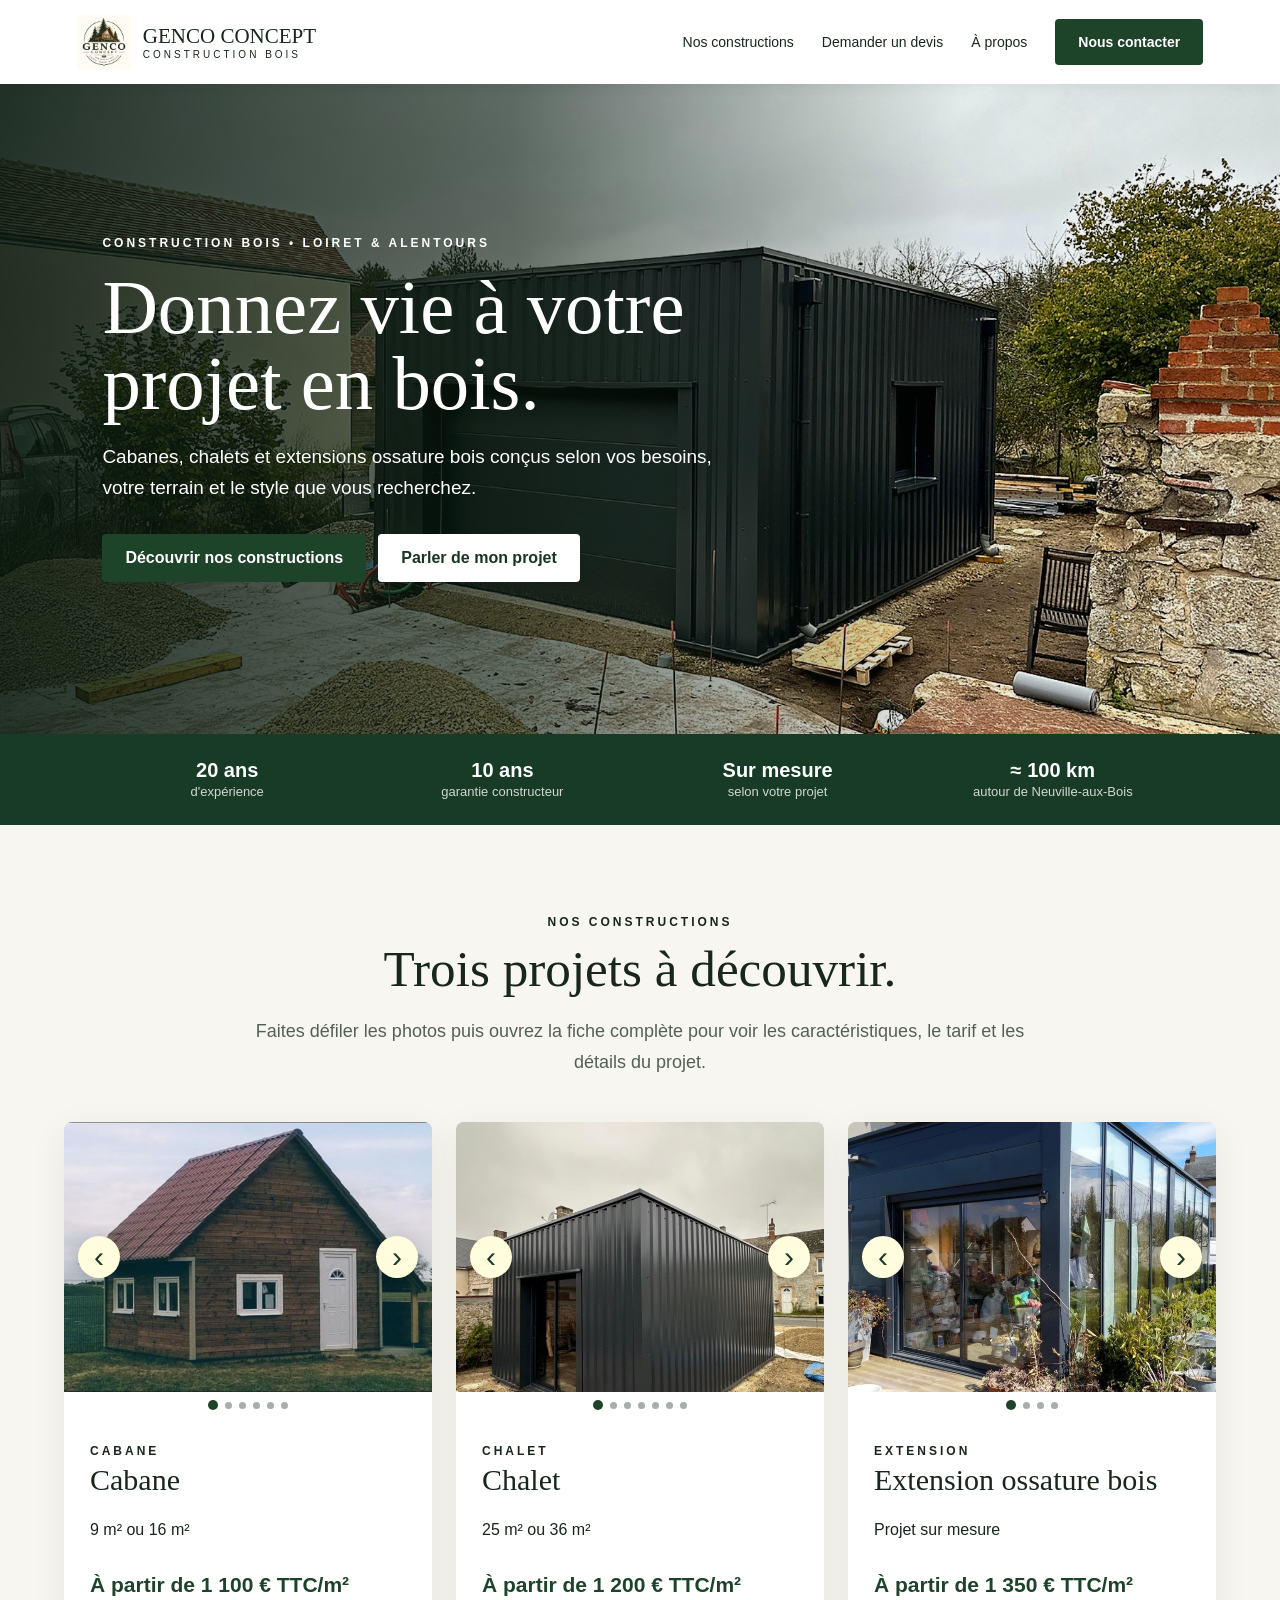
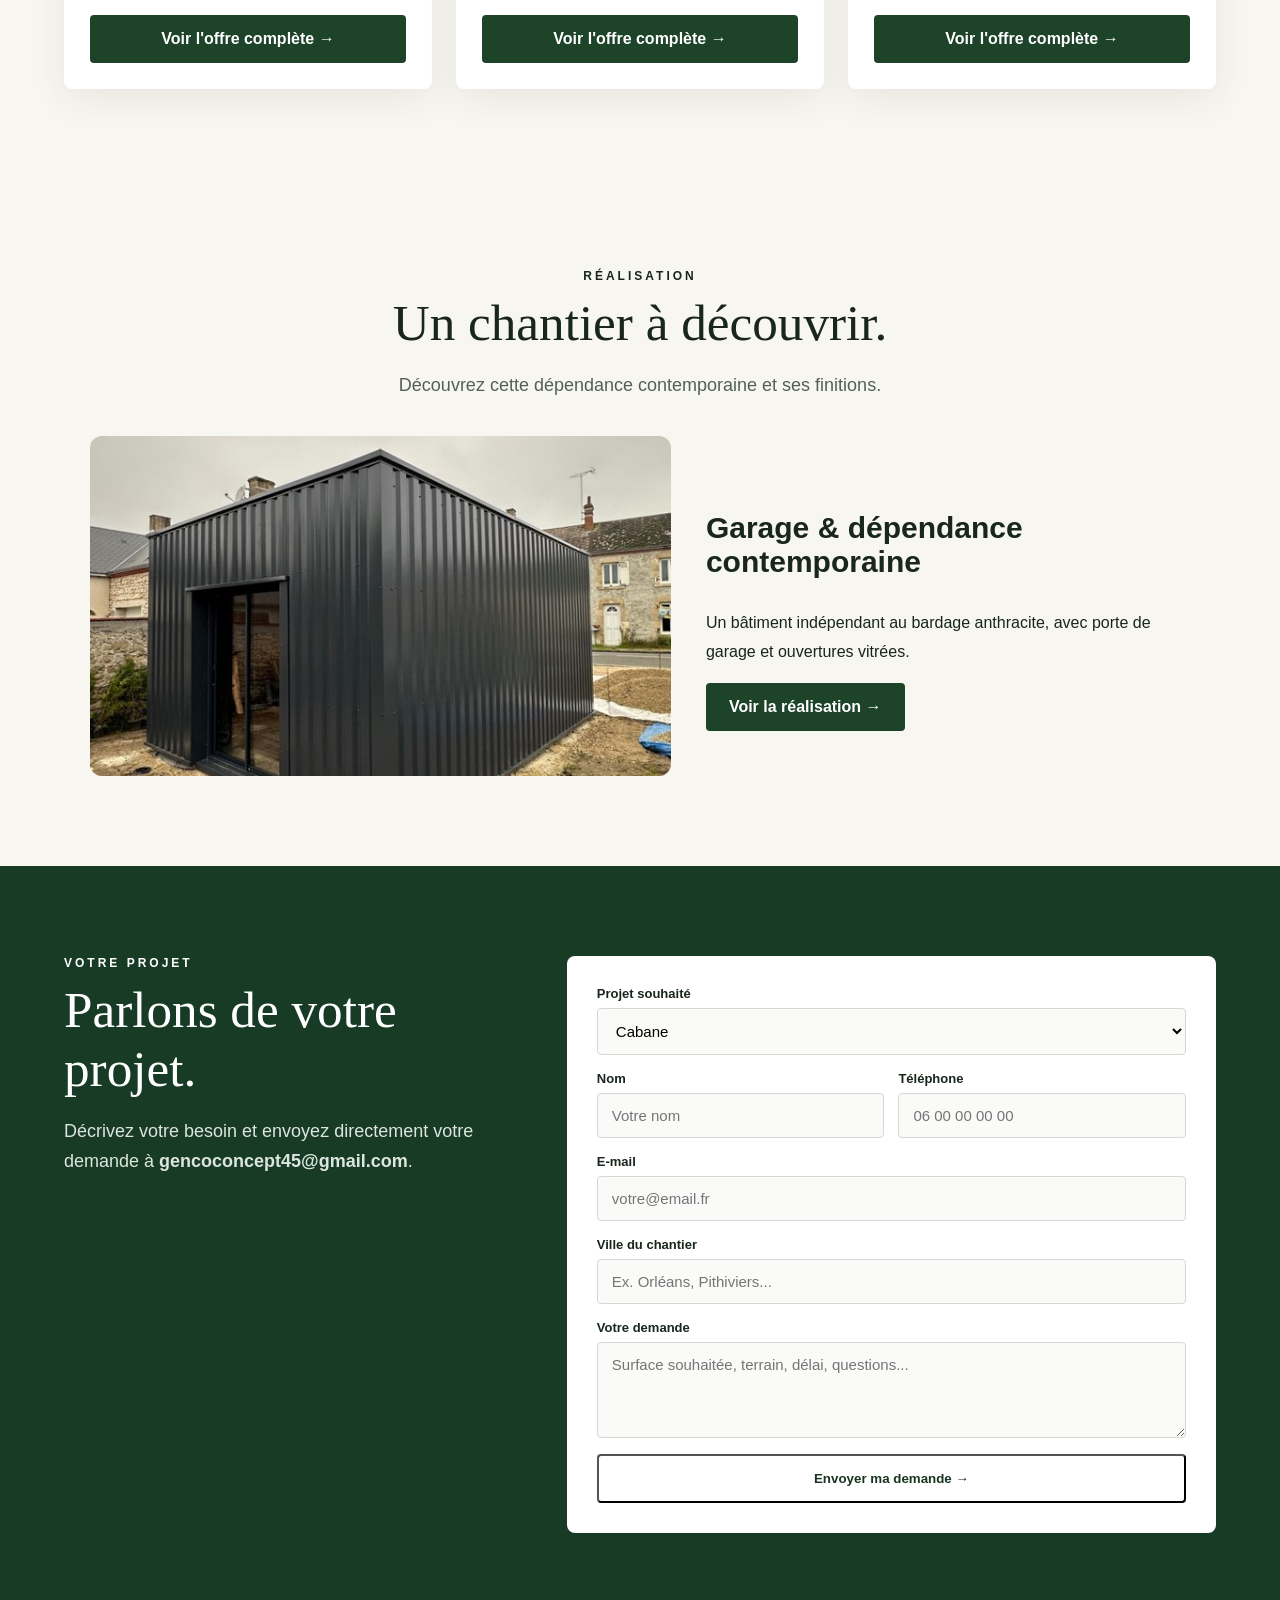
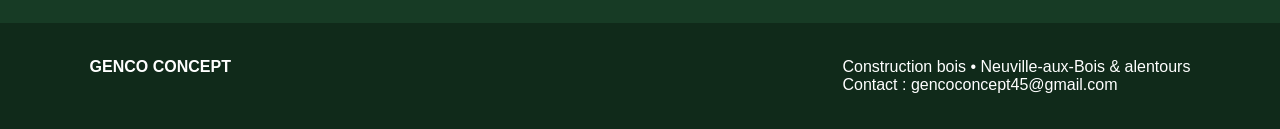
<file: index.html>
<!doctype html><html lang="fr"><head><meta charset="utf-8"><meta name="viewport" content="width=device-width,initial-scale=1"><title>Genco Concept | Cabane, chalet & extension bois près d’Orléans</title><meta name="description" content="Genco Concept, construction bois à Neuville-aux-Bois : cabanes, chalets et extensions ossature bois autour d’Orléans et dans le Loiret."><meta name="robots" content="index,follow"><link rel="stylesheet" href="style.css"></head><body>
<header class="nav"><a class="brand" href="index.html"><img src="assets/logo.png"><span>GENCO CONCEPT<small>CONSTRUCTION BOIS</small></span></a><nav class="navlinks"><a href="#gammes">Nos constructions</a><a href="#devis">Demander un devis</a><a href="#apropos">À propos</a><a class="cta" href="#devis">Nous contacter</a></nav></header>
<section class="hero"><div><div class="eyebrow">Construction bois • Loiret & alentours</div><h1>Donnez vie à votre projet en bois.</h1><p>Cabanes, chalets et extensions ossature bois conçus selon vos besoins, votre terrain et le style que vous recherchez.</p><div class="hero-actions"><a class="btn" href="#gammes">Découvrir nos constructions</a><a class="btn light" href="#devis">Parler de mon projet</a></div></div></section>
<div class="trust"><div><b>20 ans</b><span>d'expérience</span></div><div><b>10 ans</b><span>garantie constructeur</span></div><div><b>Sur mesure</b><span>selon votre projet</span></div><div><b>≈ 100 km</b><span>autour de Neuville-aux-Bois</span></div></div>
<section class="section" id="gammes"><div class="center"><div class="eyebrow">Nos constructions</div><h2 class="title">Trois projets à découvrir.</h2><p class="lead">Faites défiler les photos puis ouvrez la fiche complète pour voir les caractéristiques, le tarif et les détails du projet.</p></div><div class="cards">
<article class="card"><div class="carousel compact" data-carousel><div class="carousel-stage"><img class="slide active" src="assets/cabane/cabane-03.jpg" alt="Photographie de réalisation Genco Concept, vue 1" loading="lazy"><img class="slide " src="assets/cabane/cabane-01.jpg" alt="Photographie de réalisation Genco Concept, vue 2" loading="lazy"><img class="slide " src="assets/cabane/cabane-07.jpg" alt="Photographie de réalisation Genco Concept, vue 3" loading="lazy"><img class="slide " src="assets/cabane/cabane-08.jpg" alt="Photographie de réalisation Genco Concept, vue 4" loading="lazy"><img class="slide " src="assets/cabane/cabane-05.jpg" alt="Photographie de réalisation Genco Concept, vue 5" loading="lazy"><img class="slide " src="assets/cabane/cabane-06.jpg" alt="Photographie de réalisation Genco Concept, vue 6" loading="lazy"><button class="carousel-nav carousel-prev" type="button" aria-label="Précédente">‹</button><button class="carousel-nav carousel-next" type="button" aria-label="Suivante">›</button></div><div class="carousel-dots"><button class="carousel-dot active" type="button" aria-label="Photo 1"></button><button class="carousel-dot " type="button" aria-label="Photo 2"></button><button class="carousel-dot " type="button" aria-label="Photo 3"></button><button class="carousel-dot " type="button" aria-label="Photo 4"></button><button class="carousel-dot " type="button" aria-label="Photo 5"></button><button class="carousel-dot " type="button" aria-label="Photo 6"></button></div></div><div class="card-body"><div class="eyebrow">Cabane</div><h3>Cabane</h3><p>9 m² ou 16 m²</p><div class="price">À partir de 1 100 € TTC/m²</div><a class="btn" href="cabane.html">Voir l'offre complète →</a></div></article>
<article class="card"><div class="carousel compact" data-carousel><div class="carousel-stage"><img class="slide active" src="assets/dependance/dependance-01.jpg" alt="Chalet Genco Concept — vue 1" loading="lazy"><img class="slide " src="assets/dependance/dependance-02.jpg" alt="Chalet Genco Concept — vue 2" loading="lazy"><img class="slide " src="assets/dependance/dependance-03.jpg" alt="Chalet Genco Concept — vue 3" loading="lazy"><img class="slide " src="assets/dependance/dependance-04.jpg" alt="Chalet Genco Concept — vue 4" loading="lazy"><img class="slide " src="assets/dependance/dependance-05.jpg" alt="Chalet Genco Concept — vue 5" loading="lazy"><img class="slide " src="assets/dependance/dependance-06.jpg" alt="Chalet Genco Concept — vue 6" loading="lazy"><img class="slide " src="assets/dependance/dependance-07.jpg" alt="Chalet Genco Concept — vue 7" loading="lazy"><button class="carousel-nav carousel-prev" type="button" aria-label="Précédente">‹</button><button class="carousel-nav carousel-next" type="button" aria-label="Suivante">›</button></div><div class="carousel-dots"><button class="carousel-dot active" type="button" aria-label="Photo 1"></button><button class="carousel-dot " type="button" aria-label="Photo 2"></button><button class="carousel-dot " type="button" aria-label="Photo 3"></button><button class="carousel-dot " type="button" aria-label="Photo 4"></button><button class="carousel-dot " type="button" aria-label="Photo 5"></button><button class="carousel-dot " type="button" aria-label="Photo 6"></button><button class="carousel-dot " type="button" aria-label="Photo 7"></button></div></div><div class="card-body"><div class="eyebrow">Chalet</div><h3>Chalet</h3><p>25 m² ou 36 m²</p><div class="price">À partir de 1 200 € TTC/m²</div><a class="btn" href="chalet.html">Voir l'offre complète →</a></div></article>
<article class="card"><div class="carousel compact" data-carousel><div class="carousel-stage"><img class="slide active" src="assets/extension/extension-01.jpg" alt="Photographie de réalisation Genco Concept, vue 1" loading="lazy"><img class="slide " src="assets/extension/extension-02.jpg" alt="Photographie de réalisation Genco Concept, vue 2" loading="lazy"><img class="slide " src="assets/extension/extension-03.jpg" alt="Photographie de réalisation Genco Concept, vue 3" loading="lazy"><img class="slide " src="assets/extension/extension-04.jpg" alt="Photographie de réalisation Genco Concept, vue 4" loading="lazy"><button class="carousel-nav carousel-prev" type="button" aria-label="Précédente">‹</button><button class="carousel-nav carousel-next" type="button" aria-label="Suivante">›</button></div><div class="carousel-dots"><button class="carousel-dot active" type="button" aria-label="Photo 1"></button><button class="carousel-dot " type="button" aria-label="Photo 2"></button><button class="carousel-dot " type="button" aria-label="Photo 3"></button><button class="carousel-dot " type="button" aria-label="Photo 4"></button></div></div><div class="card-body"><div class="eyebrow">Extension</div><h3>Extension ossature bois</h3><p>Projet sur mesure</p><div class="price">À partir de 1 350 € TTC/m²</div><a class="btn" href="extension.html">Voir l'offre complète →</a></div></article>
</div></section>
<section class="section"><div class="center"><div class="eyebrow">Réalisation</div><h2 class="title">Un chantier à découvrir.</h2><p class="lead">Découvrez cette dépendance contemporaine et ses finitions.</p></div><div class="realisation-feature"><img src="assets/dependance/dependance-01.jpg" alt="Garage et dépendance contemporaine Genco Concept"><div><h3>Garage & dépendance contemporaine</h3><p>Un bâtiment indépendant au bardage anthracite, avec porte de garage et ouvertures vitrées.</p><a class="btn" href="projet-01.html">Voir la réalisation →</a></div></div></section><section class="quote" id="devis"><div class="section quoteGrid"><div><div class="eyebrow">Votre projet</div><h2 class="title">Parlons de votre projet.</h2><p class="lead">Décrivez votre besoin et envoyez directement votre demande à <strong>gencoconcept45@gmail.com</strong>.</p></div><form id="quoteForm" action="https://formsubmit.co/gencoconcept45@gmail.com" method="POST"><input type="hidden" name="_subject" value="Nouvelle demande de devis — Genco Concept"><input type="hidden" name="_template" value="table"><input type="hidden" name="_captcha" value="false"><label>Projet souhaité<select name="projet"><option>Cabane</option><option>Chalet</option><option>Extension ossature bois</option><option>Autre projet</option></select></label><div class="twocol"><label>Nom<input name="nom" required placeholder="Votre nom"></label><label>Téléphone<input name="tel" required placeholder="06 00 00 00 00"></label></div><label>E-mail<input name="email" type="email" required placeholder="votre@email.fr"></label><label>Ville du chantier<input name="ville" placeholder="Ex. Orléans, Pithiviers..."></label><label>Votre demande<textarea name="message" rows="4" placeholder="Surface souhaitée, terrain, délai, questions..."></textarea></label><button class="btn light" type="submit">Envoyer ma demande →</button></form></div></section>
<footer class="footer" id="apropos"><b>GENCO CONCEPT</b><span>Construction bois • Neuville-aux-Bois & alentours<br>Contact : <a href="mailto:gencoconcept45@gmail.com">gencoconcept45@gmail.com</a></span></footer><script src="script.js"></script></body></html>
</file>
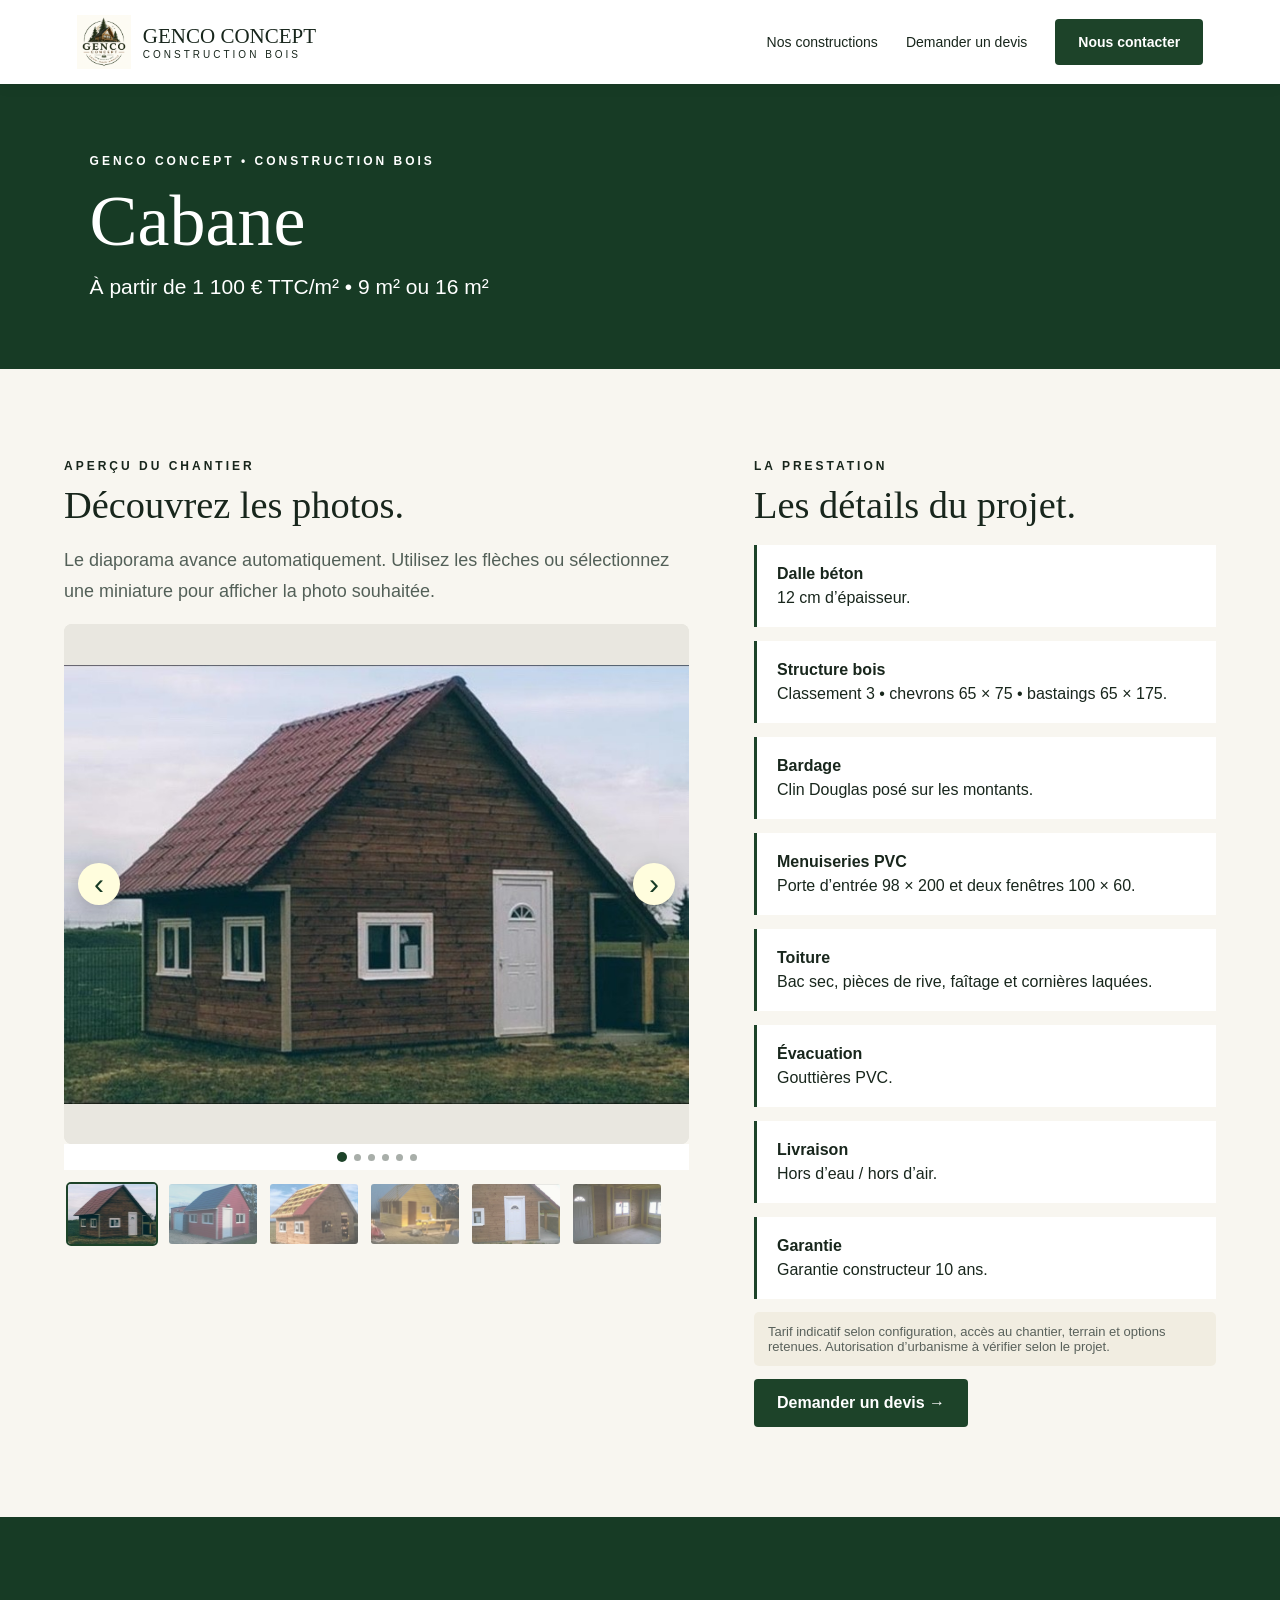
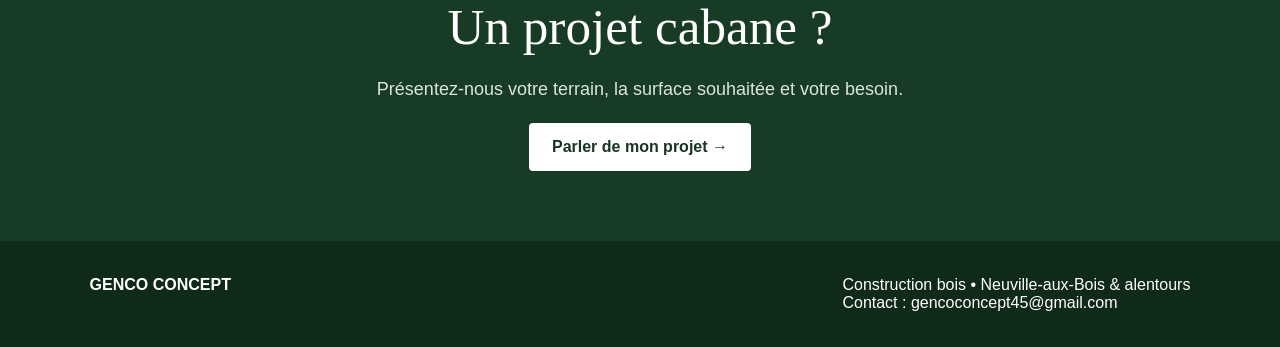
<file: cabane.html>
<!doctype html><html lang="fr"><head><meta charset="utf-8"><meta name="viewport" content="width=device-width,initial-scale=1"><title>Cabane bois Neuville-aux-Bois & Orléans | Genco Concept</title><meta name="description" content="Genco Concept réalise des cabanes en bois autour de Neuville-aux-Bois, Orléans et dans le Loiret. Modèles 9 m² et 16 m², construction hors d’eau / hors d’air."><meta name="robots" content="index,follow"><meta property="og:title" content="Cabane bois — Genco Concept"><meta property="og:description" content="Construction de cabanes en bois autour de Neuville-aux-Bois, Orléans et dans le Loiret."><link rel="stylesheet" href="style.css"></head><body><header class="nav"><a class="brand" href="index.html"><img src="assets/logo.png"><span>GENCO CONCEPT<small>CONSTRUCTION BOIS</small></span></a><nav class="navlinks"><a href="index.html#gammes">Nos constructions</a><a href="index.html#devis">Demander un devis</a><a class="cta" href="index.html#devis">Nous contacter</a></nav></header>
<section class="offer-intro"><div><div class="eyebrow">Genco Concept • Construction bois</div><h1>Cabane</h1><p>À partir de 1 100 € TTC/m² • 9 m² ou 16 m²</p></div></section>
<section class="section offer-layout"><div><div class="eyebrow">Aperçu du chantier</div><h2 class="title small-title">Découvrez les photos.</h2><p class="lead">Le diaporama avance automatiquement. Utilisez les flèches ou sélectionnez une miniature pour afficher la photo souhaitée.</p><div class="carousel detail-carousel" data-carousel><div class="carousel-stage"><img class="slide active" src="assets/cabane/cabane-03.jpg" alt="Photographie de réalisation Genco Concept, vue 1" loading="lazy"><img class="slide " src="assets/cabane/cabane-01.jpg" alt="Photographie de réalisation Genco Concept, vue 2" loading="lazy"><img class="slide " src="assets/cabane/cabane-07.jpg" alt="Photographie de réalisation Genco Concept, vue 3" loading="lazy"><img class="slide " src="assets/cabane/cabane-08.jpg" alt="Photographie de réalisation Genco Concept, vue 4" loading="lazy"><img class="slide " src="assets/cabane/cabane-05.jpg" alt="Photographie de réalisation Genco Concept, vue 5" loading="lazy"><img class="slide " src="assets/cabane/cabane-06.jpg" alt="Photographie de réalisation Genco Concept, vue 6" loading="lazy"><button class="carousel-nav carousel-prev" type="button" aria-label="Précédente">‹</button><button class="carousel-nav carousel-next" type="button" aria-label="Suivante">›</button></div><div class="carousel-dots"><button class="carousel-dot active" type="button" aria-label="Photo 1"></button><button class="carousel-dot " type="button" aria-label="Photo 2"></button><button class="carousel-dot " type="button" aria-label="Photo 3"></button><button class="carousel-dot " type="button" aria-label="Photo 4"></button><button class="carousel-dot " type="button" aria-label="Photo 5"></button><button class="carousel-dot " type="button" aria-label="Photo 6"></button></div><div class="carousel-thumbs"><button class="carousel-thumb active" type="button" aria-label="Voir photo 1"><img src="assets/cabane/cabane-03.jpg" alt=""></button><button class="carousel-thumb " type="button" aria-label="Voir photo 2"><img src="assets/cabane/cabane-01.jpg" alt=""></button><button class="carousel-thumb " type="button" aria-label="Voir photo 3"><img src="assets/cabane/cabane-07.jpg" alt=""></button><button class="carousel-thumb " type="button" aria-label="Voir photo 4"><img src="assets/cabane/cabane-08.jpg" alt=""></button><button class="carousel-thumb " type="button" aria-label="Voir photo 5"><img src="assets/cabane/cabane-05.jpg" alt=""></button><button class="carousel-thumb " type="button" aria-label="Voir photo 6"><img src="assets/cabane/cabane-06.jpg" alt=""></button></div></div></div><div class="offer-summary"><div class="eyebrow">La prestation</div><h2 class="title small-title">Les détails du projet.</h2><div class="specgrid single"><div class="spec"><b>Dalle béton</b><span>12 cm d’épaisseur.</span></div><div class="spec"><b>Structure bois</b><span>Classement 3 • chevrons 65 × 75 • bastaings 65 × 175.</span></div><div class="spec"><b>Bardage</b><span>Clin Douglas posé sur les montants.</span></div><div class="spec"><b>Menuiseries PVC</b><span>Porte d’entrée 98 × 200 et deux fenêtres 100 × 60.</span></div><div class="spec"><b>Toiture</b><span>Bac sec, pièces de rive, faîtage et cornières laquées.</span></div><div class="spec"><b>Évacuation</b><span>Gouttières PVC.</span></div><div class="spec"><b>Livraison</b><span>Hors d’eau / hors d’air.</span></div><div class="spec"><b>Garantie</b><span>Garantie constructeur 10 ans.</span></div></div><p class="warning">Tarif indicatif selon configuration, accès au chantier, terrain et options retenues. Autorisation d’urbanisme à vérifier selon le projet.</p><a class="btn" href="index.html#devis">Demander un devis →</a></div></section>
<section class="band"><h2 class="title">Un projet cabane ?</h2><p class="lead">Présentez-nous votre terrain, la surface souhaitée et votre besoin.</p><a class="btn light" href="index.html#devis">Parler de mon projet →</a></section><footer class="footer"><b>GENCO CONCEPT</b><span>Construction bois • Neuville-aux-Bois & alentours<br>Contact : <a href="mailto:gencoconcept45@gmail.com">gencoconcept45@gmail.com</a></span></footer><script src="script.js"></script></body></html>
</file>
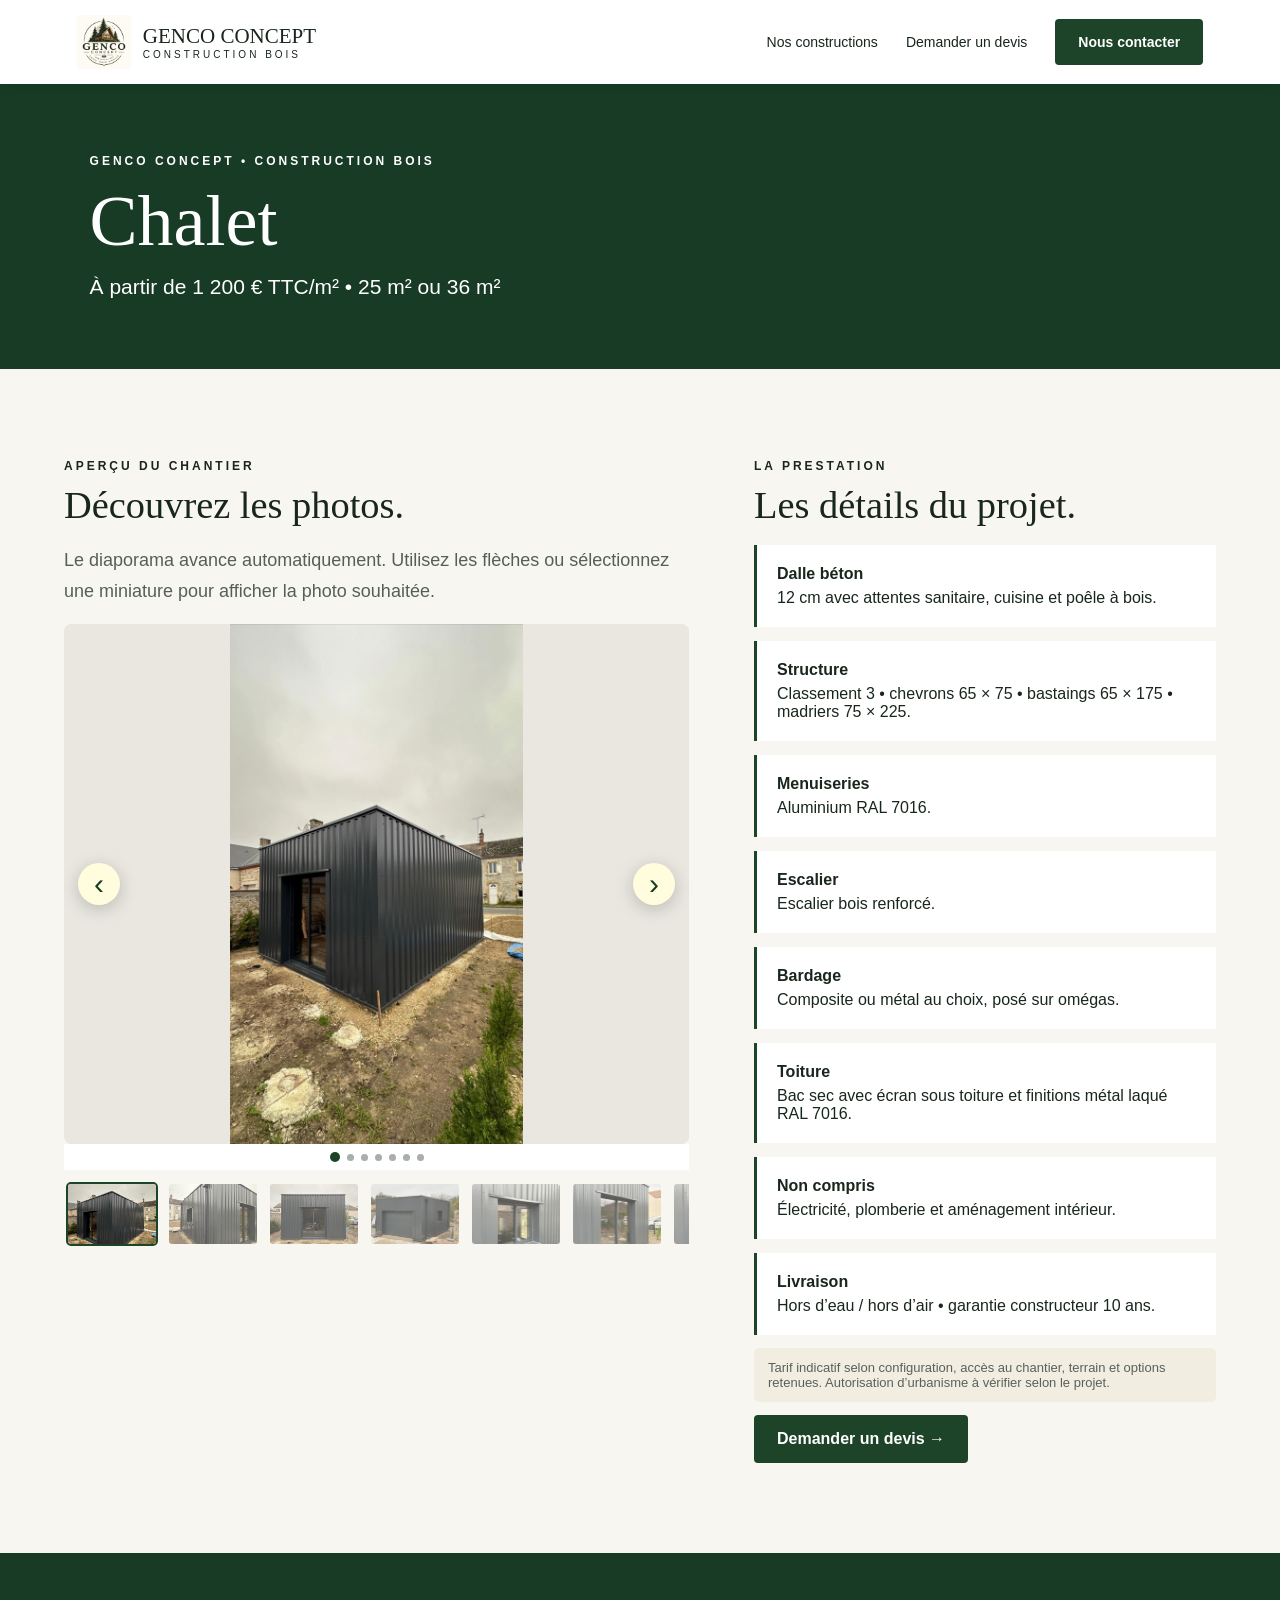
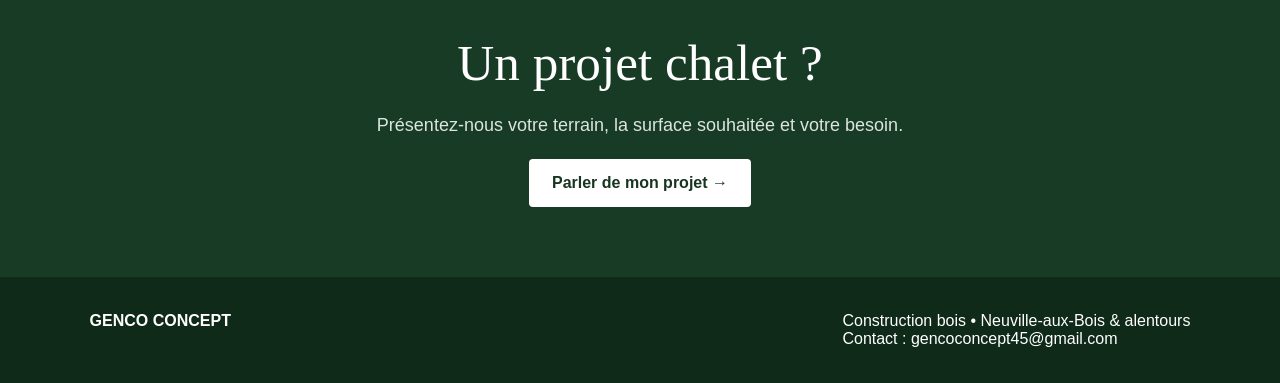
<file: chalet.html>
<!doctype html><html lang="fr"><head><meta charset="utf-8"><meta name="viewport" content="width=device-width,initial-scale=1"><title>Chalet — Genco Concept</title><link rel="stylesheet" href="style.css"></head><body><header class="nav"><a class="brand" href="index.html"><img src="assets/logo.png"><span>GENCO CONCEPT<small>CONSTRUCTION BOIS</small></span></a><nav class="navlinks"><a href="index.html#gammes">Nos constructions</a><a href="index.html#devis">Demander un devis</a><a class="cta" href="index.html#devis">Nous contacter</a></nav></header>
<section class="offer-intro"><div><div class="eyebrow">Genco Concept • Construction bois</div><h1>Chalet</h1><p>À partir de 1 200 € TTC/m² • 25 m² ou 36 m²</p></div></section>
<section class="section offer-layout"><div><div class="eyebrow">Aperçu du chantier</div><h2 class="title small-title">Découvrez les photos.</h2><p class="lead">Le diaporama avance automatiquement. Utilisez les flèches ou sélectionnez une miniature pour afficher la photo souhaitée.</p><div class="carousel detail-carousel" data-carousel><div class="carousel-stage"><img class="slide active" src="assets/dependance/dependance-01.jpg" alt="Chalet Genco Concept — vue 1" loading="lazy"><img class="slide " src="assets/dependance/dependance-02.jpg" alt="Chalet Genco Concept — vue 2" loading="lazy"><img class="slide " src="assets/dependance/dependance-03.jpg" alt="Chalet Genco Concept — vue 3" loading="lazy"><img class="slide " src="assets/dependance/dependance-04.jpg" alt="Chalet Genco Concept — vue 4" loading="lazy"><img class="slide " src="assets/dependance/dependance-05.jpg" alt="Chalet Genco Concept — vue 5" loading="lazy"><img class="slide " src="assets/dependance/dependance-06.jpg" alt="Chalet Genco Concept — vue 6" loading="lazy"><img class="slide " src="assets/dependance/dependance-07.jpg" alt="Chalet Genco Concept — vue 7" loading="lazy"><button class="carousel-nav carousel-prev" type="button" aria-label="Précédente">‹</button><button class="carousel-nav carousel-next" type="button" aria-label="Suivante">›</button></div><div class="carousel-dots"><button class="carousel-dot active" type="button" aria-label="Photo 1"></button><button class="carousel-dot " type="button" aria-label="Photo 2"></button><button class="carousel-dot " type="button" aria-label="Photo 3"></button><button class="carousel-dot " type="button" aria-label="Photo 4"></button><button class="carousel-dot " type="button" aria-label="Photo 5"></button><button class="carousel-dot " type="button" aria-label="Photo 6"></button><button class="carousel-dot " type="button" aria-label="Photo 7"></button></div><div class="carousel-thumbs"><button class="carousel-thumb active" type="button" aria-label="Voir photo 1"><img src="assets/dependance/dependance-01.jpg" alt="Miniature 1" loading="lazy"></button><button class="carousel-thumb " type="button" aria-label="Voir photo 2"><img src="assets/dependance/dependance-02.jpg" alt="Miniature 2" loading="lazy"></button><button class="carousel-thumb " type="button" aria-label="Voir photo 3"><img src="assets/dependance/dependance-03.jpg" alt="Miniature 3" loading="lazy"></button><button class="carousel-thumb " type="button" aria-label="Voir photo 4"><img src="assets/dependance/dependance-04.jpg" alt="Miniature 4" loading="lazy"></button><button class="carousel-thumb " type="button" aria-label="Voir photo 5"><img src="assets/dependance/dependance-05.jpg" alt="Miniature 5" loading="lazy"></button><button class="carousel-thumb " type="button" aria-label="Voir photo 6"><img src="assets/dependance/dependance-06.jpg" alt="Miniature 6" loading="lazy"></button><button class="carousel-thumb " type="button" aria-label="Voir photo 7"><img src="assets/dependance/dependance-07.jpg" alt="Miniature 7" loading="lazy"></button></div></div></div><div class="offer-summary"><div class="eyebrow">La prestation</div><h2 class="title small-title">Les détails du projet.</h2><div class="specgrid single"><div class="spec"><b>Dalle béton</b><span>12 cm avec attentes sanitaire, cuisine et poêle à bois.</span></div><div class="spec"><b>Structure</b><span>Classement 3 • chevrons 65 × 75 • bastaings 65 × 175 • madriers 75 × 225.</span></div><div class="spec"><b>Menuiseries</b><span>Aluminium RAL 7016.</span></div><div class="spec"><b>Escalier</b><span>Escalier bois renforcé.</span></div><div class="spec"><b>Bardage</b><span>Composite ou métal au choix, posé sur omégas.</span></div><div class="spec"><b>Toiture</b><span>Bac sec avec écran sous toiture et finitions métal laqué RAL 7016.</span></div><div class="spec"><b>Non compris</b><span>Électricité, plomberie et aménagement intérieur.</span></div><div class="spec"><b>Livraison</b><span>Hors d’eau / hors d’air • garantie constructeur 10 ans.</span></div></div><p class="warning">Tarif indicatif selon configuration, accès au chantier, terrain et options retenues. Autorisation d’urbanisme à vérifier selon le projet.</p><a class="btn" href="index.html#devis">Demander un devis →</a></div></section>
<section class="band"><h2 class="title">Un projet chalet ?</h2><p class="lead">Présentez-nous votre terrain, la surface souhaitée et votre besoin.</p><a class="btn light" href="index.html#devis">Parler de mon projet →</a></section><footer class="footer"><b>GENCO CONCEPT</b><span>Construction bois • Neuville-aux-Bois & alentours<br>Contact : <a href="mailto:gencoconcept45@gmail.com">gencoconcept45@gmail.com</a></span></footer><script src="script.js"></script></body></html>
</file>
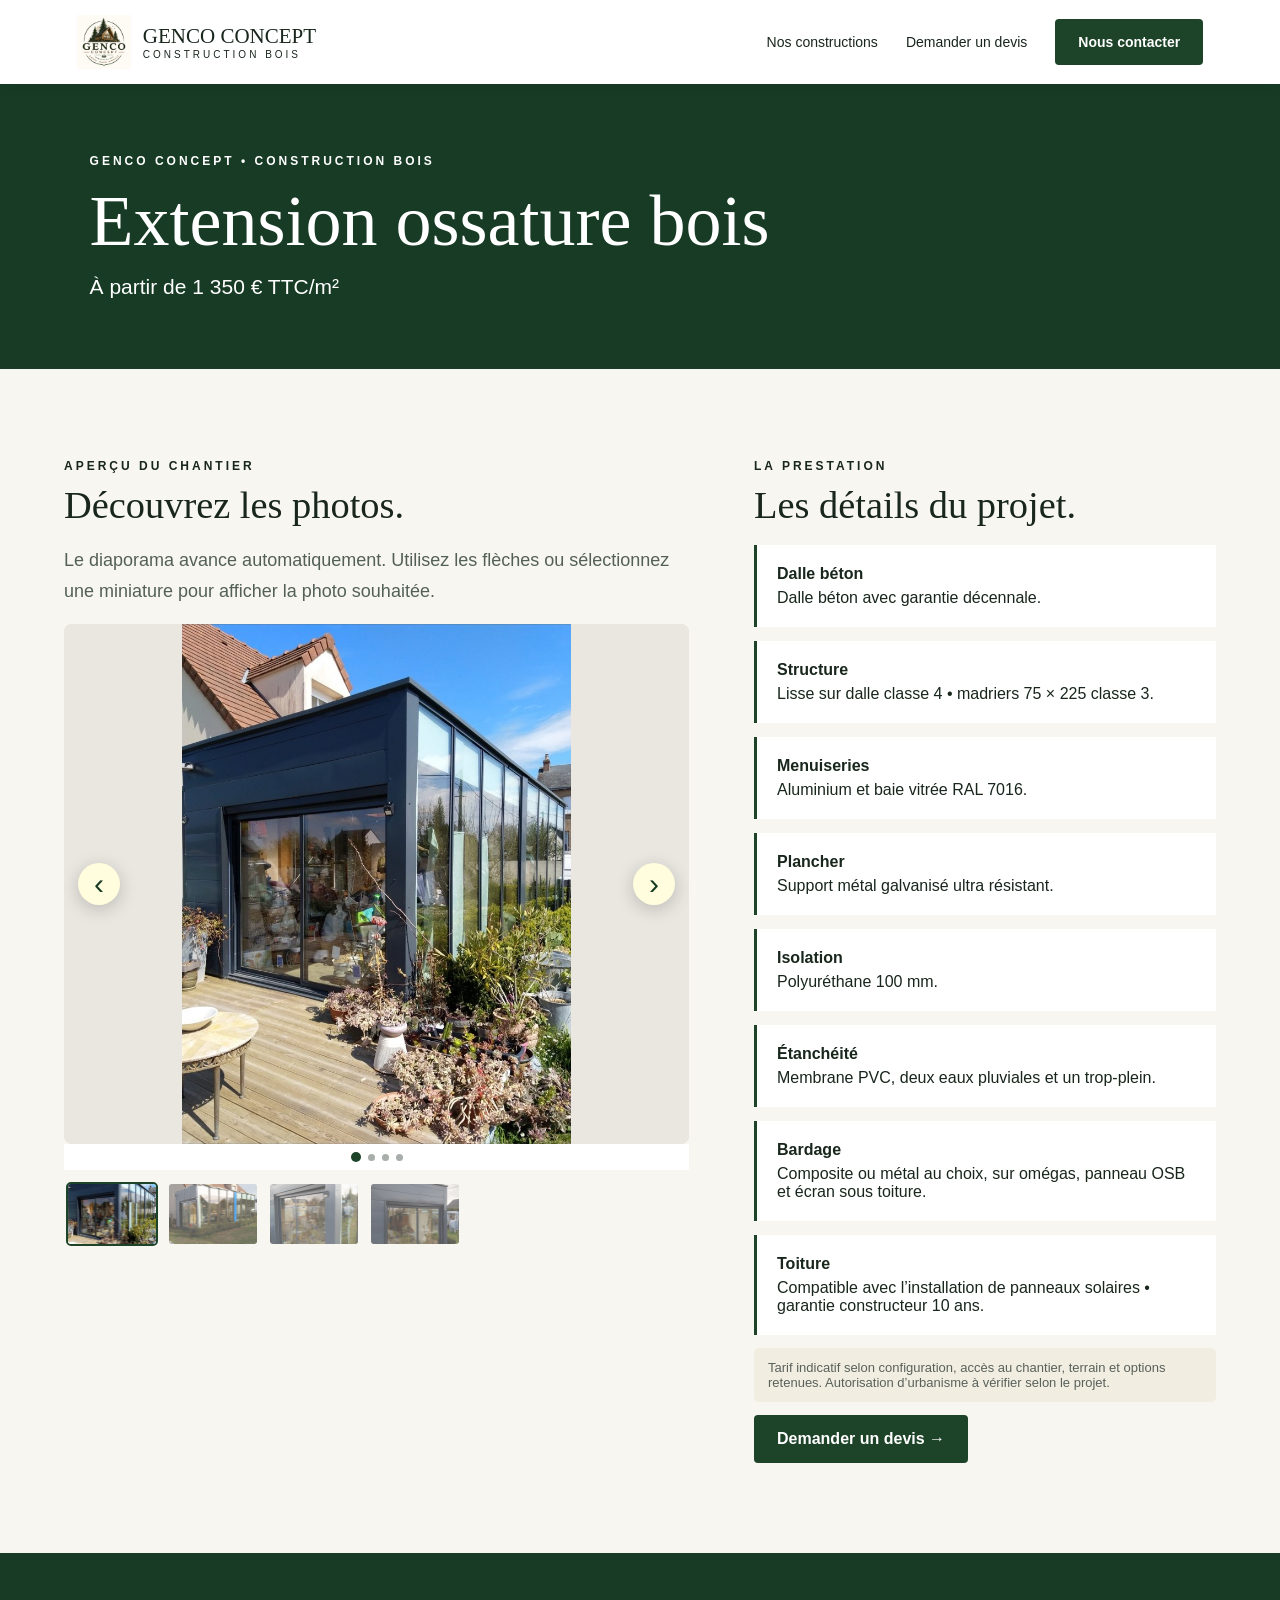
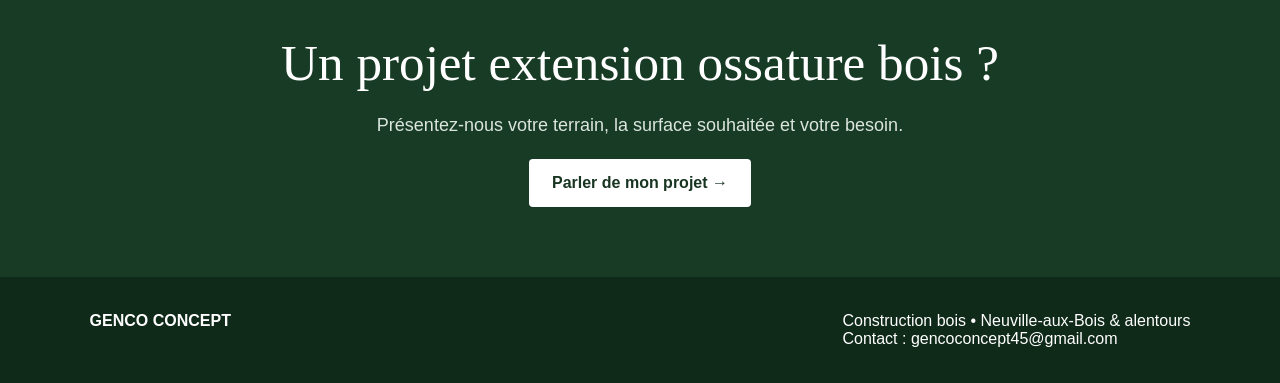
<file: extension.html>
<!doctype html><html lang="fr"><head><meta charset="utf-8"><meta name="viewport" content="width=device-width,initial-scale=1"><title>Extension ossature bois — Genco Concept</title><link rel="stylesheet" href="style.css"></head><body><header class="nav"><a class="brand" href="index.html"><img src="assets/logo.png"><span>GENCO CONCEPT<small>CONSTRUCTION BOIS</small></span></a><nav class="navlinks"><a href="index.html#gammes">Nos constructions</a><a href="index.html#devis">Demander un devis</a><a class="cta" href="index.html#devis">Nous contacter</a></nav></header>
<section class="offer-intro"><div><div class="eyebrow">Genco Concept • Construction bois</div><h1>Extension ossature bois</h1><p>À partir de 1 350 € TTC/m²</p></div></section>
<section class="section offer-layout"><div><div class="eyebrow">Aperçu du chantier</div><h2 class="title small-title">Découvrez les photos.</h2><p class="lead">Le diaporama avance automatiquement. Utilisez les flèches ou sélectionnez une miniature pour afficher la photo souhaitée.</p><div class="carousel detail-carousel" data-carousel><div class="carousel-stage"><img class="slide active" src="assets/extension/extension-01.jpg" alt="Photographie de réalisation Genco Concept, vue 1" loading="lazy"><img class="slide " src="assets/extension/extension-02.jpg" alt="Photographie de réalisation Genco Concept, vue 2" loading="lazy"><img class="slide " src="assets/extension/extension-03.jpg" alt="Photographie de réalisation Genco Concept, vue 3" loading="lazy"><img class="slide " src="assets/extension/extension-04.jpg" alt="Photographie de réalisation Genco Concept, vue 4" loading="lazy"><button class="carousel-nav carousel-prev" type="button" aria-label="Précédente">‹</button><button class="carousel-nav carousel-next" type="button" aria-label="Suivante">›</button></div><div class="carousel-dots"><button class="carousel-dot active" type="button" aria-label="Photo 1"></button><button class="carousel-dot " type="button" aria-label="Photo 2"></button><button class="carousel-dot " type="button" aria-label="Photo 3"></button><button class="carousel-dot " type="button" aria-label="Photo 4"></button></div><div class="carousel-thumbs"><button class="carousel-thumb active" type="button" aria-label="Voir photo 1"><img src="assets/extension/extension-01.jpg" alt=""></button><button class="carousel-thumb " type="button" aria-label="Voir photo 2"><img src="assets/extension/extension-02.jpg" alt=""></button><button class="carousel-thumb " type="button" aria-label="Voir photo 3"><img src="assets/extension/extension-03.jpg" alt=""></button><button class="carousel-thumb " type="button" aria-label="Voir photo 4"><img src="assets/extension/extension-04.jpg" alt=""></button></div></div></div><div class="offer-summary"><div class="eyebrow">La prestation</div><h2 class="title small-title">Les détails du projet.</h2><div class="specgrid single"><div class="spec"><b>Dalle béton</b><span>Dalle béton avec garantie décennale.</span></div><div class="spec"><b>Structure</b><span>Lisse sur dalle classe 4 • madriers 75 × 225 classe 3.</span></div><div class="spec"><b>Menuiseries</b><span>Aluminium et baie vitrée RAL 7016.</span></div><div class="spec"><b>Plancher</b><span>Support métal galvanisé ultra résistant.</span></div><div class="spec"><b>Isolation</b><span>Polyuréthane 100 mm.</span></div><div class="spec"><b>Étanchéité</b><span>Membrane PVC, deux eaux pluviales et un trop-plein.</span></div><div class="spec"><b>Bardage</b><span>Composite ou métal au choix, sur omégas, panneau OSB et écran sous toiture.</span></div><div class="spec"><b>Toiture</b><span>Compatible avec l’installation de panneaux solaires • garantie constructeur 10 ans.</span></div></div><p class="warning">Tarif indicatif selon configuration, accès au chantier, terrain et options retenues. Autorisation d’urbanisme à vérifier selon le projet.</p><a class="btn" href="index.html#devis">Demander un devis →</a></div></section>
<section class="band"><h2 class="title">Un projet extension ossature bois ?</h2><p class="lead">Présentez-nous votre terrain, la surface souhaitée et votre besoin.</p><a class="btn light" href="index.html#devis">Parler de mon projet →</a></section><footer class="footer"><b>GENCO CONCEPT</b><span>Construction bois • Neuville-aux-Bois & alentours<br>Contact : <a href="mailto:gencoconcept45@gmail.com">gencoconcept45@gmail.com</a></span></footer><script src="script.js"></script></body></html>
</file>
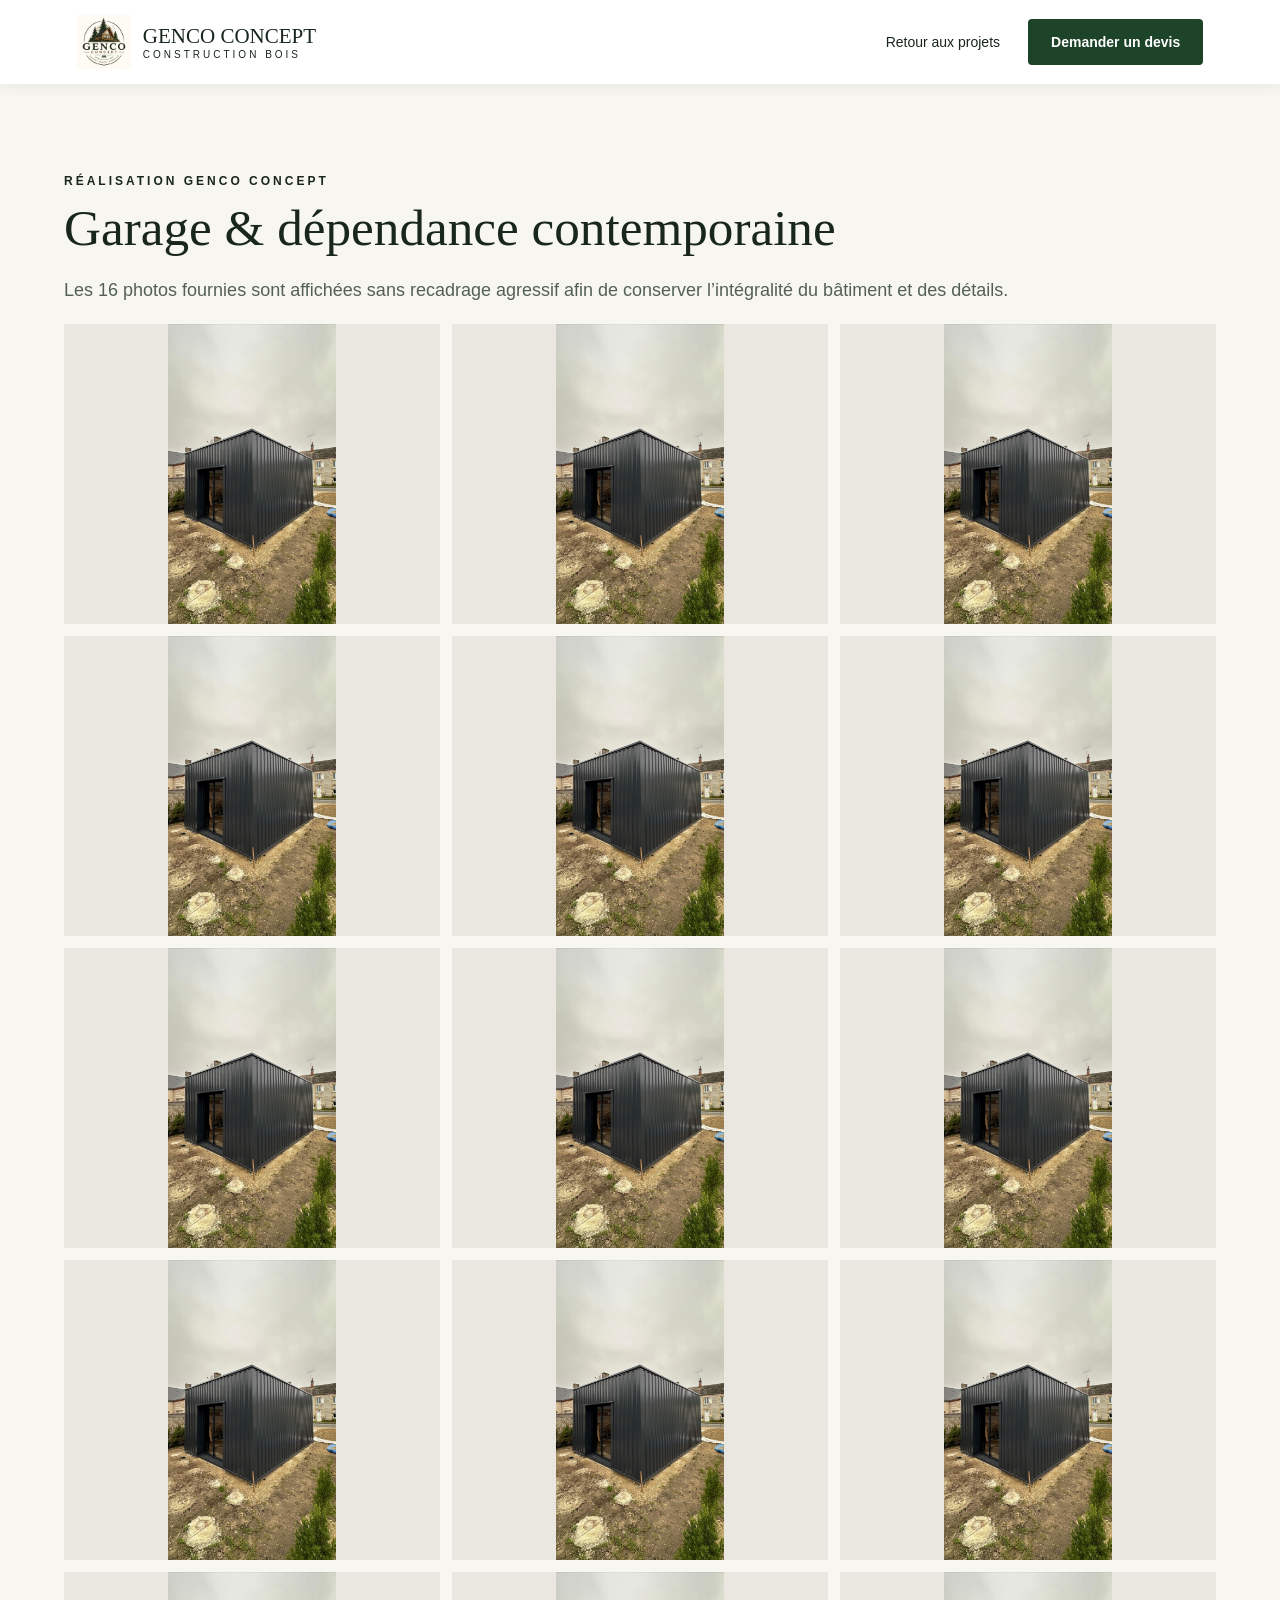
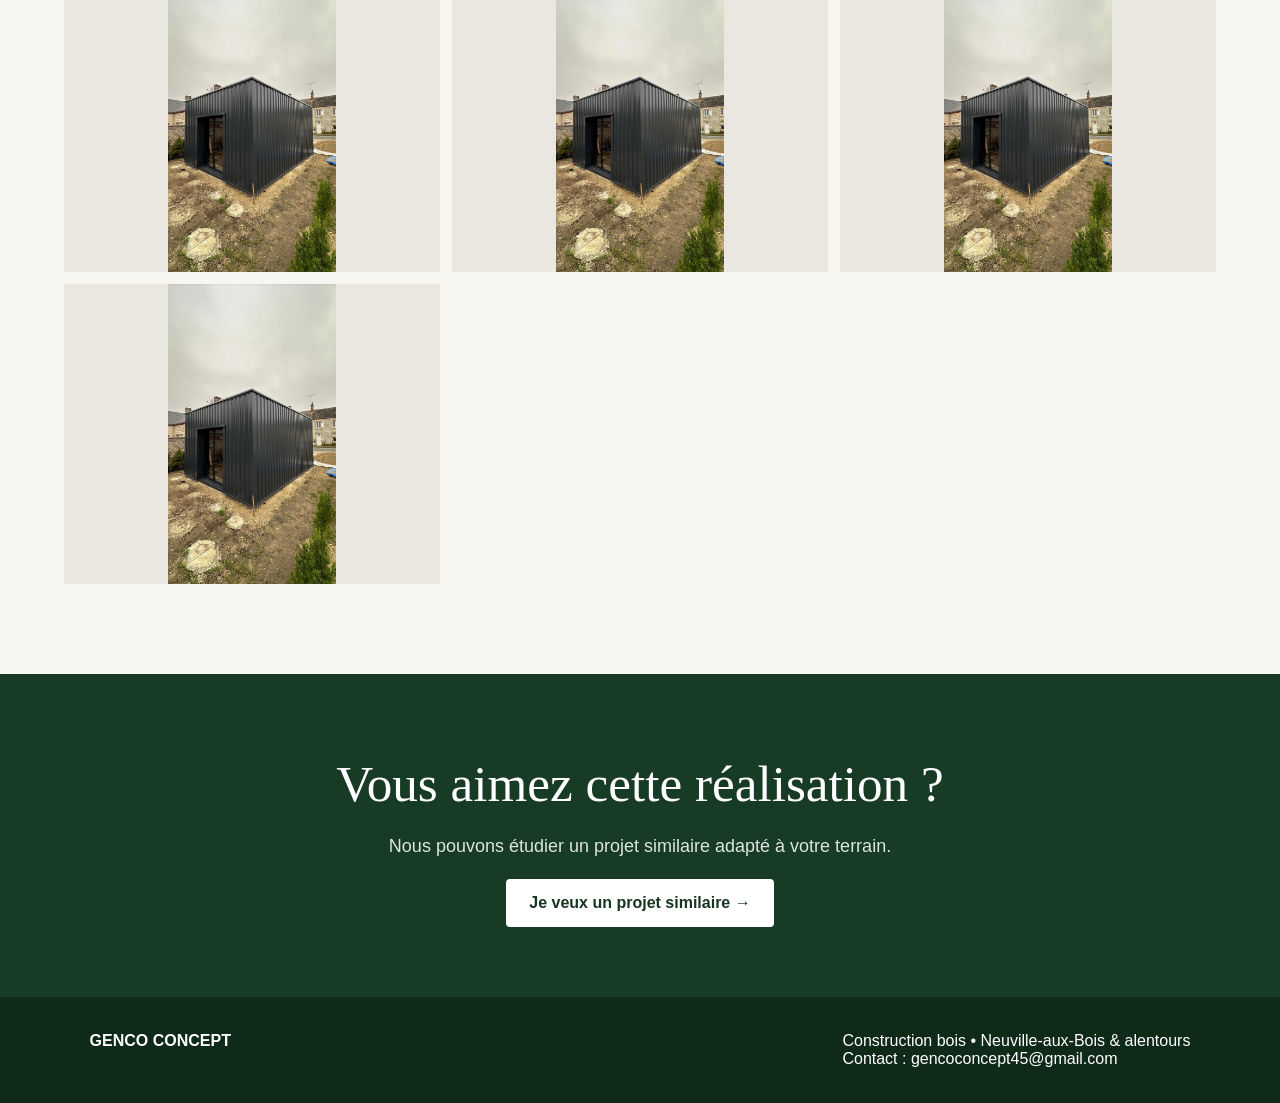
<file: projet-01.html>
<!doctype html><html lang="fr"><head><meta charset="utf-8"><meta name="viewport" content="width=device-width,initial-scale=1"><title>Garage & dépendance contemporaine — Genco Concept</title><link rel="stylesheet" href="style.css"></head><body><header class="nav"><a class="brand" href="index.html"><img src="assets/logo.png"><span>GENCO CONCEPT<small>CONSTRUCTION BOIS</small></span></a><nav class="navlinks"><a href="index.html#projets">Retour aux projets</a><a class="cta" href="mailto:gencoconcept45@gmail.com">Demander un devis</a></nav></header><section class="section"><div class="eyebrow">Réalisation Genco Concept</div><h1 class="title">Garage & dépendance contemporaine</h1><p class="lead">Les 16 photos fournies sont affichées sans recadrage agressif afin de conserver l’intégralité du bâtiment et des détails.</p><div class="gallery">
<img src="assets/dependance/dependance-01.jpg" alt="Garage & dépendance contemporaine - photo 01">
<img src="assets/dependance/dependance-01.jpg" alt="Garage & dépendance contemporaine - photo 02">
<img src="assets/dependance/dependance-01.jpg" alt="Garage & dépendance contemporaine - photo 03">
<img src="assets/dependance/dependance-01.jpg" alt="Garage & dépendance contemporaine - photo 04">
<img src="assets/dependance/dependance-01.jpg" alt="Garage & dépendance contemporaine - photo 05">
<img src="assets/dependance/dependance-01.jpg" alt="Garage & dépendance contemporaine - photo 06">
<img src="assets/dependance/dependance-01.jpg" alt="Garage & dépendance contemporaine - photo 07">
<img src="assets/dependance/dependance-01.jpg" alt="Garage & dépendance contemporaine - photo 08">
<img src="assets/dependance/dependance-01.jpg" alt="Garage & dépendance contemporaine - photo 09">
<img src="assets/dependance/dependance-01.jpg" alt="Garage & dépendance contemporaine - photo 10">
<img src="assets/dependance/dependance-01.jpg" alt="Garage & dépendance contemporaine - photo 11">
<img src="assets/dependance/dependance-01.jpg" alt="Garage & dépendance contemporaine - photo 12">
<img src="assets/dependance/dependance-01.jpg" alt="Garage & dépendance contemporaine - photo 13">
<img src="assets/dependance/dependance-01.jpg" alt="Garage & dépendance contemporaine - photo 14">
<img src="assets/dependance/dependance-01.jpg" alt="Garage & dépendance contemporaine - photo 15">
<img src="assets/dependance/dependance-01.jpg" alt="Garage & dépendance contemporaine - photo 16">
</div></section><section class="band"><h2 class="title">Vous aimez cette réalisation ?</h2><p class="lead">Nous pouvons étudier un projet similaire adapté à votre terrain.</p><a class="btn light" href="mailto:gencoconcept45@gmail.com?subject=Projet%20similaire%20-%20Projet%2001">Je veux un projet similaire →</a></section><footer class="footer"><b>GENCO CONCEPT</b><span>Construction bois • Neuville-aux-Bois & alentours<br>Contact : <a href="mailto:gencoconcept45@gmail.com">gencoconcept45@gmail.com</a></span></footer></body></html>
</file>
<file: style.css>
*{box-sizing:border-box}html{scroll-behavior:smooth}body{margin:0;font-family:Arial,Helvetica,sans-serif;color:#18261c;background:#f8f6f0}a{color:inherit;text-decoration:none}.nav{height:84px;background:#fff;display:flex;align-items:center;justify-content:space-between;padding:0 6vw;position:sticky;top:0;z-index:20;box-shadow:0 2px 14px #0001}.brand{display:flex;align-items:center;gap:12px;font-family:Georgia,serif;font-size:21px}.brand img{width:54px;height:54px;object-fit:contain}.brand small{display:block;font:10px Arial;letter-spacing:3px}.navlinks{display:flex;gap:28px;align-items:center;font-size:14px}.cta,.btn{display:inline-block;background:#1d4329;color:white;padding:15px 23px;border-radius:4px;font-weight:700}.btn.light{background:#fff;color:#183522}.hero{min-height:650px;background:linear-gradient(90deg,rgba(9,25,14,.88) 0%,rgba(9,25,14,.62) 40%,rgba(9,25,14,.06) 75%),url('assets/hero-real.jpg') center/cover no-repeat;display:flex;align-items:center;padding:8vw;color:white}.hero>div{max-width:700px}.eyebrow{letter-spacing:3px;text-transform:uppercase;font-size:12px;font-weight:800}.hero h1,.title{font-family:Georgia,serif;font-weight:500}.hero h1{font-size:clamp(46px,6vw,82px);line-height:.98;margin:20px 0}.hero p{font-size:19px;line-height:1.65;max-width:620px}.hero-actions{display:flex;gap:12px;margin-top:30px}.trust{display:grid;grid-template-columns:repeat(4,1fr);background:#173b25;color:white;padding:25px 7vw;text-align:center}.trust b{display:block;font-size:20px}.trust span{font-size:13px;opacity:.8}.section{max-width:1320px;margin:auto;padding:90px 5vw}.center{text-align:center;max-width:800px;margin:auto}.title{font-size:clamp(36px,4vw,56px);margin:10px 0 18px}.lead{font-size:18px;line-height:1.7;color:#536058}.cards{display:grid;grid-template-columns:repeat(3,1fr);gap:24px;margin-top:45px}.card{background:white;border-radius:8px;overflow:hidden;box-shadow:0 10px 35px #1b382214}.card img{width:100%;height:270px;object-fit:cover;display:block}.card-body{padding:26px}.card h3{font:30px Georgia,serif;margin:5px 0 8px}.price{font-size:21px;font-weight:800;color:#1d4329;margin:18px 0}.card .btn{width:100%;text-align:center}.note{font-size:12px;color:#6c746e;margin-top:10px}.projects{background:#ece9df}.project-grid{display:grid;grid-template-columns:repeat(3,1fr);gap:22px;margin-top:40px}.project{background:#fff;overflow:hidden;border-radius:7px}.project img{width:100%;height:300px;object-fit:cover}.project.real img{object-position:center 42%}.project div{padding:22px}.project h3{font:26px Georgia;margin:0 0 8px}.badge{display:inline-block;font-size:11px;letter-spacing:1px;background:#e7eee8;padding:7px 10px;border-radius:30px;margin-bottom:10px}.band{background:#173b25;color:#fff;text-align:center;padding:70px 7vw}.band .lead{color:#dce5de}.offerhero{height:500px;display:flex;align-items:end;padding:60px 7vw;color:#fff;background-position:center;background-size:cover;position:relative}.offerhero:before{content:"";position:absolute;inset:0;background:linear-gradient(0deg,#0b1f12d9,#0b1f1230)}.offerhero>div{position:relative;max-width:850px}.offerhero h1{font:58px Georgia;margin:10px 0}.offerhero.cabane{background-image:url('assets/cabane-real.jpg')}.offerhero.chalet{background-image:url('assets/chalet-real.jpg')}.offerhero.extension{background-image:url('assets/extension-real.jpg')}.specs{display:grid;grid-template-columns:1fr 1.2fr;gap:70px}.specgrid{display:grid;grid-template-columns:1fr 1fr;gap:14px}.spec{background:#fff;padding:20px;border-left:3px solid #1d4329}.spec b{display:block;margin-bottom:6px}.steps{display:grid;grid-template-columns:repeat(4,1fr);gap:18px}.step{background:#fff;padding:25px}.step i{font:30px Georgia;color:#9a673e}.gallery{display:grid;grid-template-columns:repeat(3,1fr);gap:12px}.gallery img{width:100%;height:300px;object-fit:contain;background:#e9e7e0}.footer{background:#102a1a;color:white;padding:35px 7vw;display:flex;justify-content:space-between}.warning{padding:12px 14px;background:#f1ede1;border-radius:5px;font-size:13px;color:#59615b}@media(max-width:850px){.navlinks{display:none}.hero{min-height:560px;padding:55px 7vw;background-position:58% center}.trust,.cards,.project-grid,.specs,.steps{grid-template-columns:1fr}.trust{gap:18px}.card img,.project img{height:240px}.offerhero h1{font-size:42px}.specgrid{grid-template-columns:1fr}.gallery{grid-template-columns:1fr 1fr}.footer{gap:20px;flex-direction:column}}

.card{display:flex;flex-direction:column}.card-body{display:flex;flex-direction:column;flex:1}.card-body .btn{margin-top:auto}.card img{object-position:center center}.cards .card:nth-child(1) img{object-position:center 48%}.cards .card:nth-child(2) img{object-position:center 42%}.cards .card:nth-child(3) img{object-position:center 45%}
/* V10 — carrousels compacts et formulaire de contact */
.carousel{width:100%}.carousel-stage{position:relative;overflow:hidden;background:#e9e7e0}.compact .carousel-stage{height:270px}.detail-carousel .carousel-stage{height:520px;border-radius:8px}.slide{position:absolute;inset:0;width:100%;height:100%;object-fit:cover;opacity:0;transition:opacity .55s ease}.slide.active{opacity:1}.detail-carousel .slide{object-fit:contain;background:#e9e7e0}.carousel-nav{position:absolute;z-index:3;top:50%;transform:translateY(-50%);width:42px;height:42px;border:0;border-radius:50%;background:#fffddd;color:#173b25;font-size:30px;cursor:pointer;box-shadow:0 4px 18px #0003}.carousel-prev{left:14px}.carousel-next{right:14px}.carousel-dots{height:26px;display:flex;align-items:center;justify-content:center;gap:7px;background:#fff}.carousel-dot{width:7px;height:7px;padding:0;border:0;border-radius:50%;background:#a8aea9;cursor:pointer}.carousel-dot.active{width:10px;height:10px;background:#1d4329}.carousel-thumbs{display:flex;gap:9px;overflow-x:auto;padding:12px 2px 4px;scrollbar-width:thin}.carousel-thumb{flex:0 0 92px;height:64px;padding:0;border:2px solid transparent;border-radius:5px;overflow:hidden;background:none;cursor:pointer;opacity:.65}.carousel-thumb.active{border-color:#1d4329;opacity:1}.carousel-thumb img{width:100%;height:100%;object-fit:cover}.source-note{text-align:center;font-size:12px;color:#6c746e;margin:22px auto 0;max-width:760px}.quote{background:#173b25;color:#fff}.quoteGrid{display:grid;grid-template-columns:.8fr 1.2fr;gap:70px;align-items:start}.quote .lead{color:#dce5de}.quote form{background:#fff;color:#18261c;padding:30px;border-radius:8px;display:grid;gap:16px}.quote label{display:grid;gap:7px;font-weight:700;font-size:13px}.quote input,.quote select,.quote textarea{width:100%;border:1px solid #d5d8d3;border-radius:4px;padding:13px 14px;font:15px Arial;background:#fafaf8}.twocol{display:grid;grid-template-columns:1fr 1fr;gap:14px}.offer-intro{background:#173b25;color:#fff;padding:70px 7vw}.offer-intro h1{font:clamp(44px,6vw,72px) Georgia;margin:12px 0}.offer-intro p{font-size:21px;margin:0}.offer-layout{display:grid;grid-template-columns:1.15fr .85fr;gap:65px;align-items:start}.small-title{font-size:clamp(32px,3vw,44px)}.specgrid.single{grid-template-columns:1fr}.offer-summary{position:sticky;top:110px}.cards .card>.compact{flex:0 0 auto}.cards .card .card-body{min-height:270px}
@media(max-width:850px){.quoteGrid,.offer-layout{grid-template-columns:1fr}.twocol{grid-template-columns:1fr}.detail-carousel .carousel-stage{height:390px}.compact .carousel-stage{height:240px}.offer-summary{position:static}.carousel-thumb{flex-basis:78px;height:56px}}
.card .carousel img{height:100%;width:100%}.card .carousel-thumb img{height:100%}.card>.compact{height:auto}.card>.compact .carousel-stage{height:270px}

.card-no-photo,.photo-pending{background:linear-gradient(135deg,#e6e6d7,#c6d3bf);color:#193e2b;display:flex;flex-direction:column;justify-content:center;align-items:center;text-align:center;gap:16px;padding:35px;min-height:285px}.card-no-photo span{font-size:12px;letter-spacing:.25em}.card-no-photo strong{font-family:Georgia,serif;font-size:29px}.card-no-photo small{font-size:14px}.photo-pending{min-height:400px;border-radius:12px}.photo-pending h3{font-size:29px}.realisation-feature{max-width:1100px;margin:35px auto 0;display:grid;grid-template-columns:1.2fr 1fr;gap:35px;align-items:center}.realisation-feature img{width:100%;height:340px;object-fit:cover;border-radius:12px}.realisation-feature h3{font-size:30px}.realisation-feature p{line-height:1.8}@media(max-width:700px){.realisation-feature{grid-template-columns:1fr}.realisation-feature img{height:250px}}
</file>
